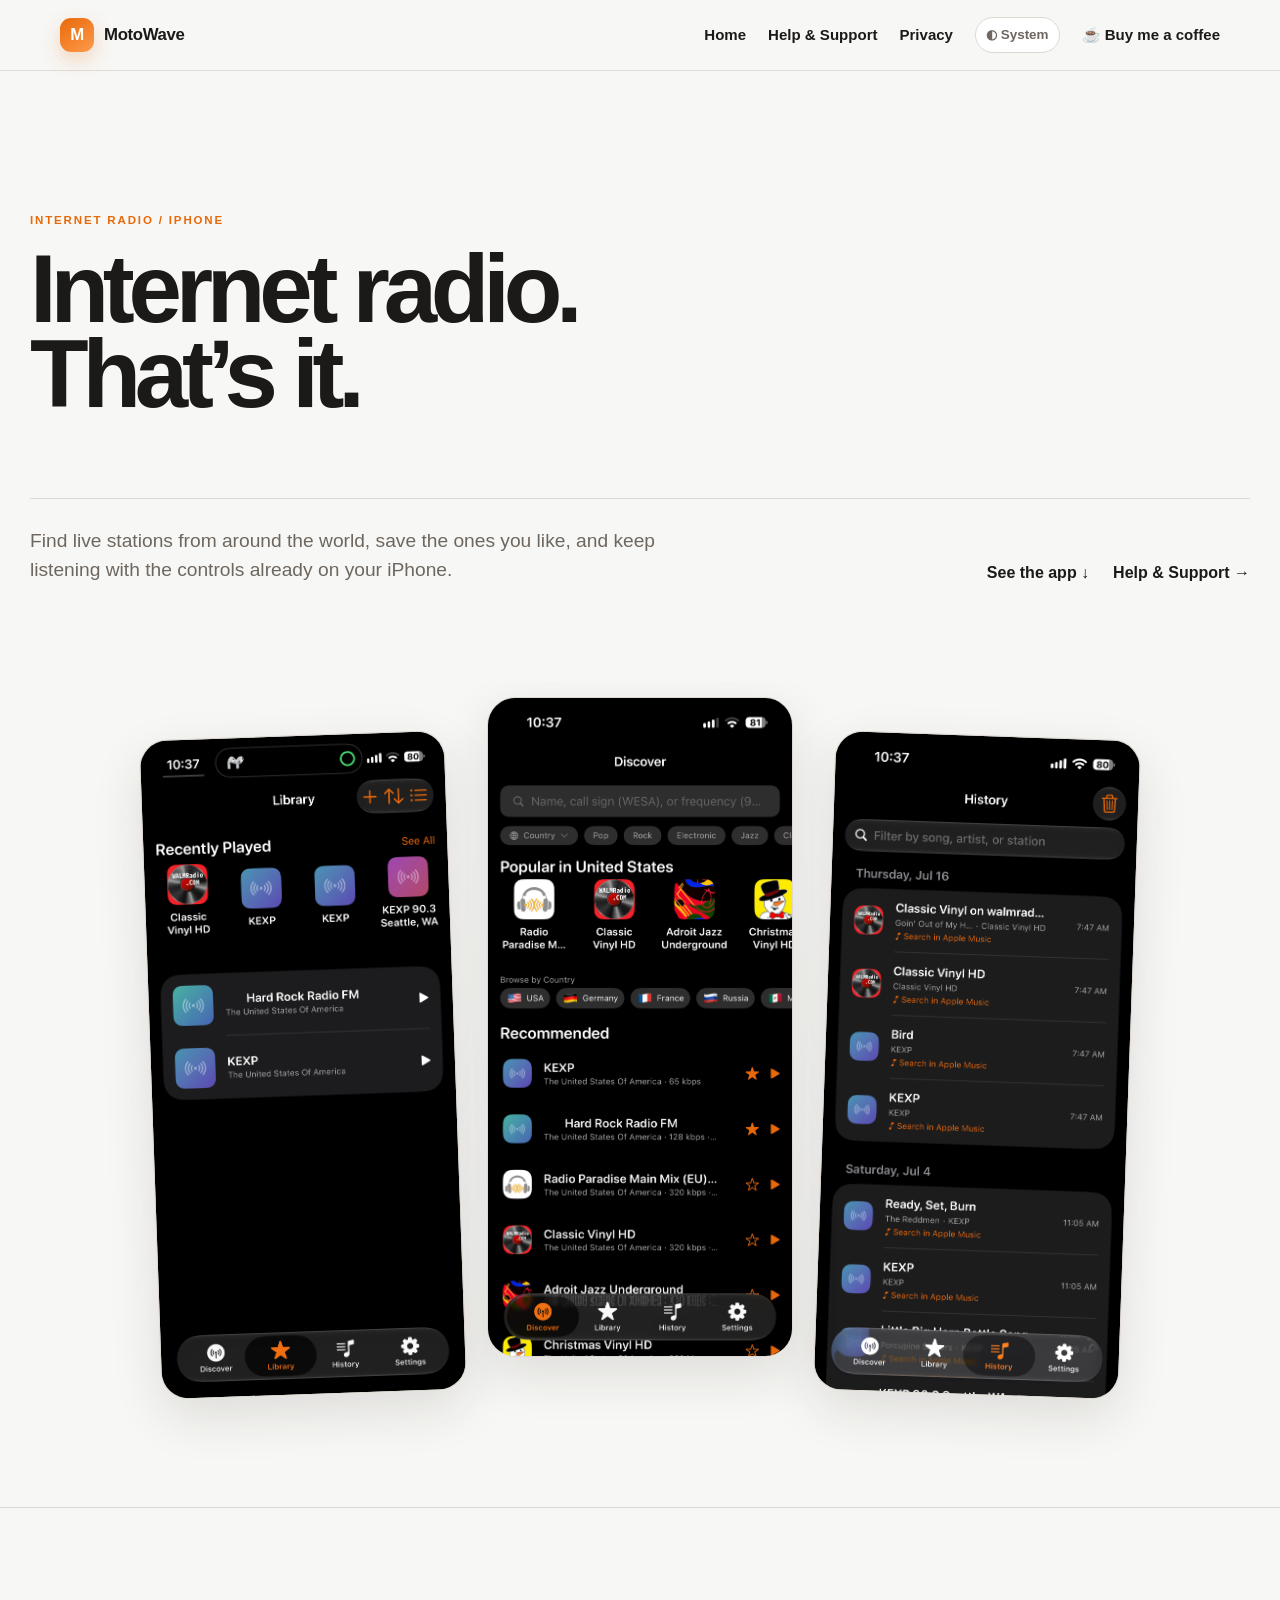
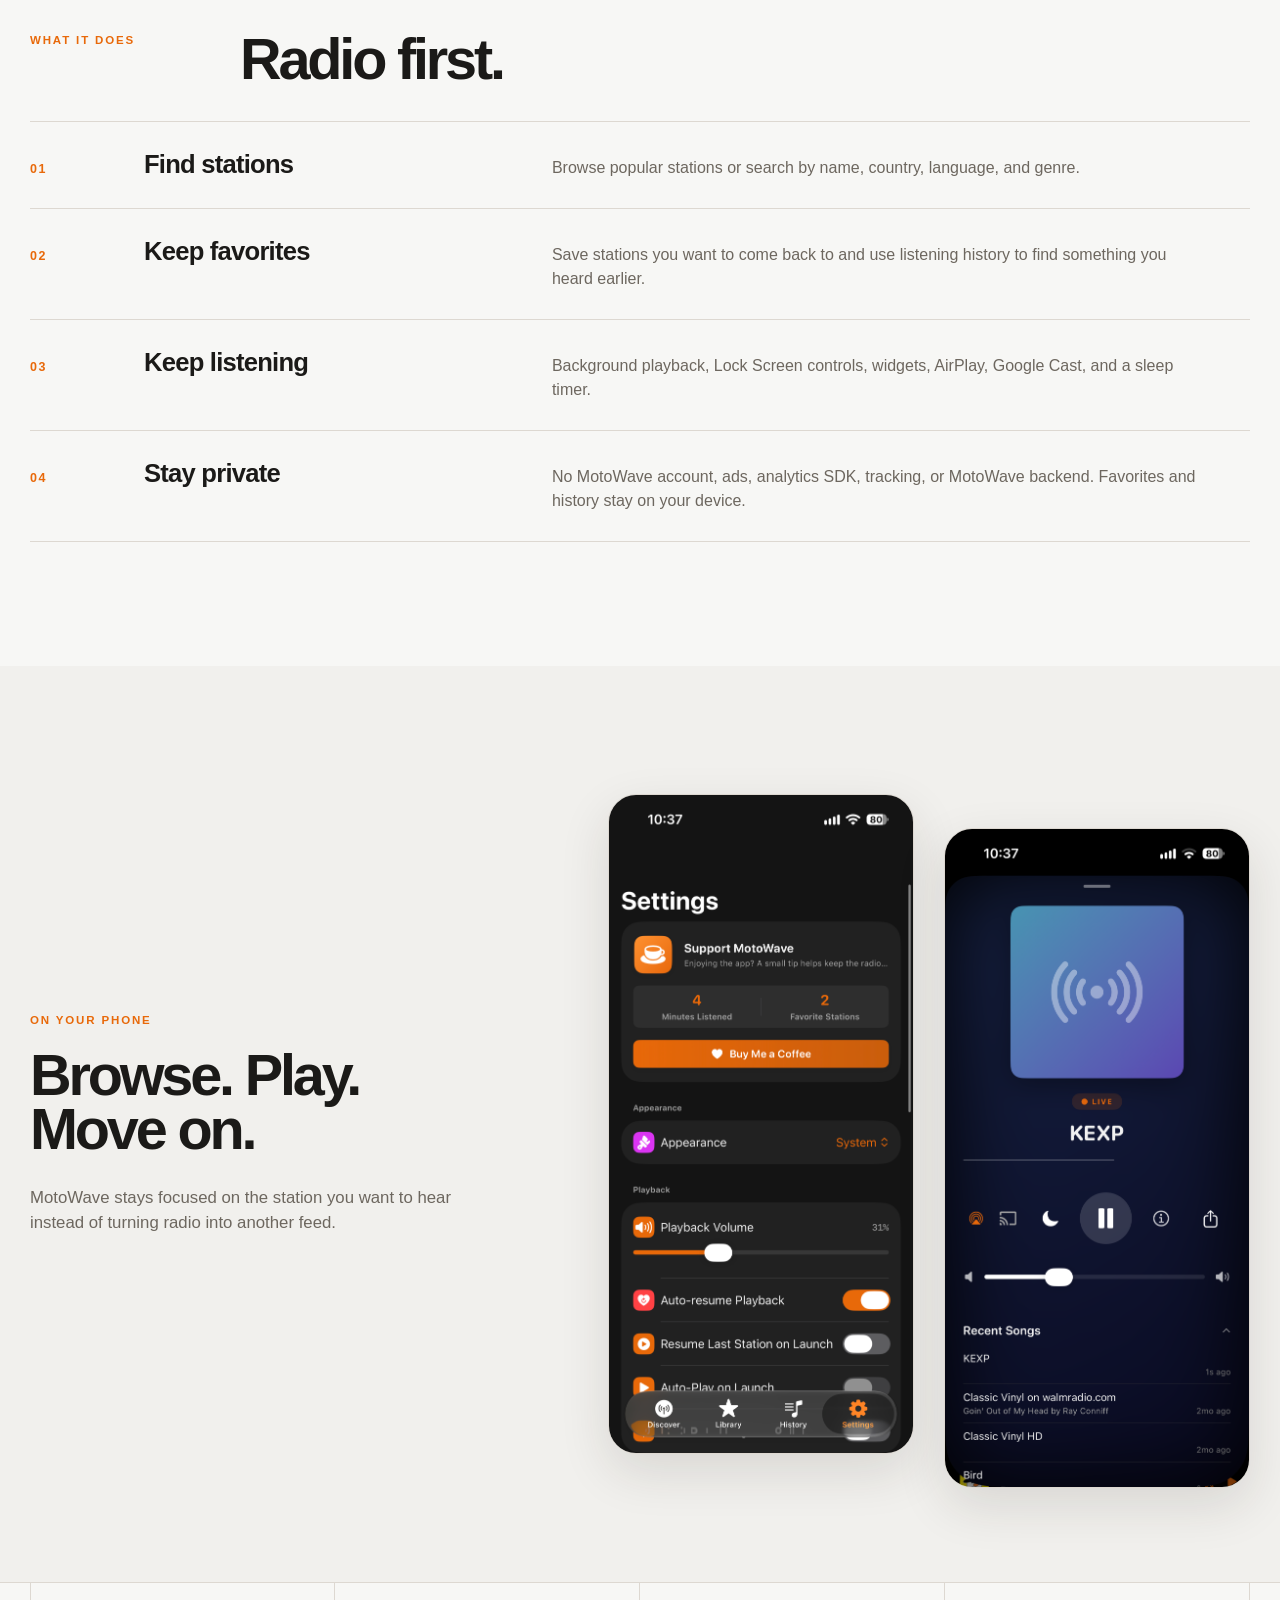
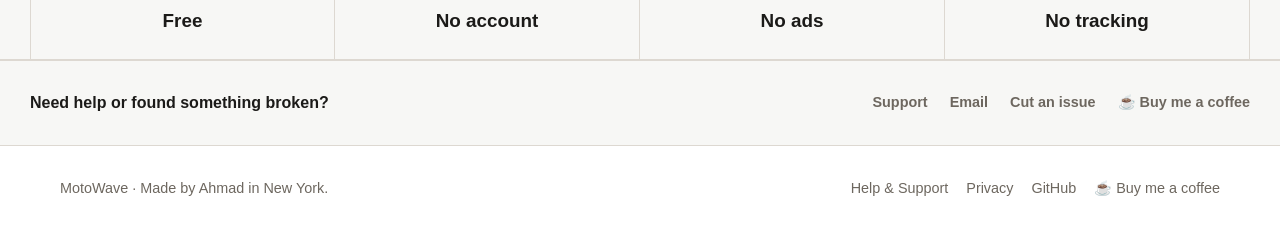
<file: index.html>
<!doctype html>
<html lang="en">
<head>
  <meta charset="utf-8">
  <meta name="viewport" content="width=device-width, initial-scale=1">
  <meta name="description" content="MotoWave is a free iPhone app for discovering and listening to internet radio stations around the world. No account, no ads, no tracking.">
  <meta name="theme-color" content="#11110f">
  <link rel="icon" href="./assets/favicon.png" type="image/png">
  <title>MotoWave — Internet radio for iPhone</title>
  <script>
    (() => {
      try {
        const theme = localStorage.getItem("motowave-theme");
        if (theme === "light" || theme === "dark") document.documentElement.dataset.theme = theme;
      } catch {}
    })();
  </script>
  <link rel="stylesheet" href="./assets/site.css">
  <script defer src="./assets/theme.js"></script>
</head>
<body class="home">
  <a class="skip-link" href="#main">Skip to content</a>

  <header class="site-header">
    <div class="shell nav-wrap">
      <a class="brand" href="./" aria-label="MotoWave home"><span class="brand-mark" aria-hidden="true">M</span><span>MotoWave</span></a>
      <nav class="nav" aria-label="Primary navigation">
        <a href="./" aria-current="page">Home</a>
        <a href="./support/">Help &amp; Support</a>
        <a href="./privacy/">Privacy</a>
        <button class="theme-toggle" type="button" aria-label="Theme: System. Switch to light theme.">◐ System</button>
        <a href="https://buymeacoffee.com/motobear" target="_blank" rel="noopener noreferrer">☕ Buy me a coffee</a>
      </nav>
    </div>
  </header>

  <main id="main">
    <section class="home-hero">
      <div class="home-shell">
        <p class="home-kicker">Internet radio / iPhone</p>
        <h1>Internet radio.<br>That’s it.</h1>
        <div class="home-intro-row">
          <p>Find live stations from around the world, save the ones you like, and keep listening with the controls already on your iPhone.</p>
          <div class="home-links">
            <a href="#screens">See the app ↓</a>
            <a href="./support/">Help &amp; Support →</a>
          </div>
        </div>
      </div>
    </section>

    <section id="screens" class="screen-stage" aria-label="MotoWave app preview">
      <div class="home-shell">
        <div class="screen-stack" role="list" aria-label="MotoWave iPhone screenshots">
          <figure class="screen screen-left" role="listitem">
            <img src="./assets/screenshots/motowave-iphone-02.png" alt="MotoWave station browsing screen" loading="eager">
          </figure>
          <figure class="screen screen-center" role="listitem">
            <img src="./assets/screenshots/motowave-iphone-01.png" alt="MotoWave iPhone app home screen" loading="eager">
          </figure>
          <figure class="screen screen-right" role="listitem">
            <img src="./assets/screenshots/motowave-iphone-03.png" alt="MotoWave radio playback screen" loading="eager">
          </figure>
        </div>
      </div>
    </section>

    <section id="features" class="home-ledger">
      <div class="home-shell">
        <div class="ledger-heading">
          <p class="home-kicker">What it does</p>
          <h2>Radio first.</h2>
        </div>

        <div class="feature-ledger">
          <article>
            <span aria-hidden="true">01</span>
            <h3>Find stations</h3>
            <p>Browse popular stations or search by name, country, language, and genre.</p>
          </article>
          <article>
            <span aria-hidden="true">02</span>
            <h3>Keep favorites</h3>
            <p>Save stations you want to come back to and use listening history to find something you heard earlier.</p>
          </article>
          <article>
            <span aria-hidden="true">03</span>
            <h3>Keep listening</h3>
            <p>Background playback, Lock Screen controls, widgets, AirPlay, Google Cast, and a sleep timer.</p>
          </article>
          <article>
            <span aria-hidden="true">04</span>
            <h3>Stay private</h3>
            <p>No MotoWave account, ads, analytics SDK, tracking, or MotoWave backend. Favorites and history stay on your device.</p>
          </article>
        </div>
      </div>
    </section>

    <section class="listening-section">
      <div class="home-shell listening-grid">
        <div class="listening-copy">
          <p class="home-kicker">On your phone</p>
          <h2>Browse. Play. Move on.</h2>
          <p>MotoWave stays focused on the station you want to hear instead of turning radio into another feed.</p>
        </div>
        <div class="detail-screens" role="list" aria-label="More MotoWave screenshots">
          <figure role="listitem">
            <img src="./assets/screenshots/motowave-iphone-04.png" alt="MotoWave iPhone app screen 4 of 5" loading="lazy">
          </figure>
          <figure role="listitem">
            <img src="./assets/screenshots/motowave-iphone-05.png" alt="MotoWave iPhone app screen 5 of 5" loading="lazy">
          </figure>
        </div>
      </div>
    </section>

    <section class="promise-strip" aria-label="MotoWave principles">
      <div class="home-shell">
        <span>Free</span>
        <span>No account</span>
        <span>No ads</span>
        <span>No tracking</span>
      </div>
    </section>

    <section class="home-end">
      <div class="home-shell end-grid">
        <p>Need help or found something broken?</p>
        <div>
          <a href="./support/">Support</a>
          <a href="mailto:motowave@motobear.dev">Email</a>
          <a href="https://github.com/motogrizzbear/motowave-site/issues/new" target="_blank" rel="noopener noreferrer">Cut an issue</a>
          <a href="https://buymeacoffee.com/motobear" target="_blank" rel="noopener noreferrer">☕ Buy me a coffee</a>
        </div>
      </div>
    </section>
  </main>

  <footer class="site-footer">
    <div class="shell footer-wrap">
      <p>MotoWave · Made by Ahmad in New York.</p>
      <nav aria-label="Footer navigation">
        <a href="./support/">Help &amp; Support</a>
        <a href="./privacy/">Privacy</a>
        <a href="https://github.com/motogrizzbear/motowave-site" target="_blank" rel="noopener noreferrer">GitHub</a>
        <a href="https://buymeacoffee.com/motobear" target="_blank" rel="noopener noreferrer">☕ Buy me a coffee</a>
      </nav>
    </div>
  </footer>
</body>
</html>
</file>
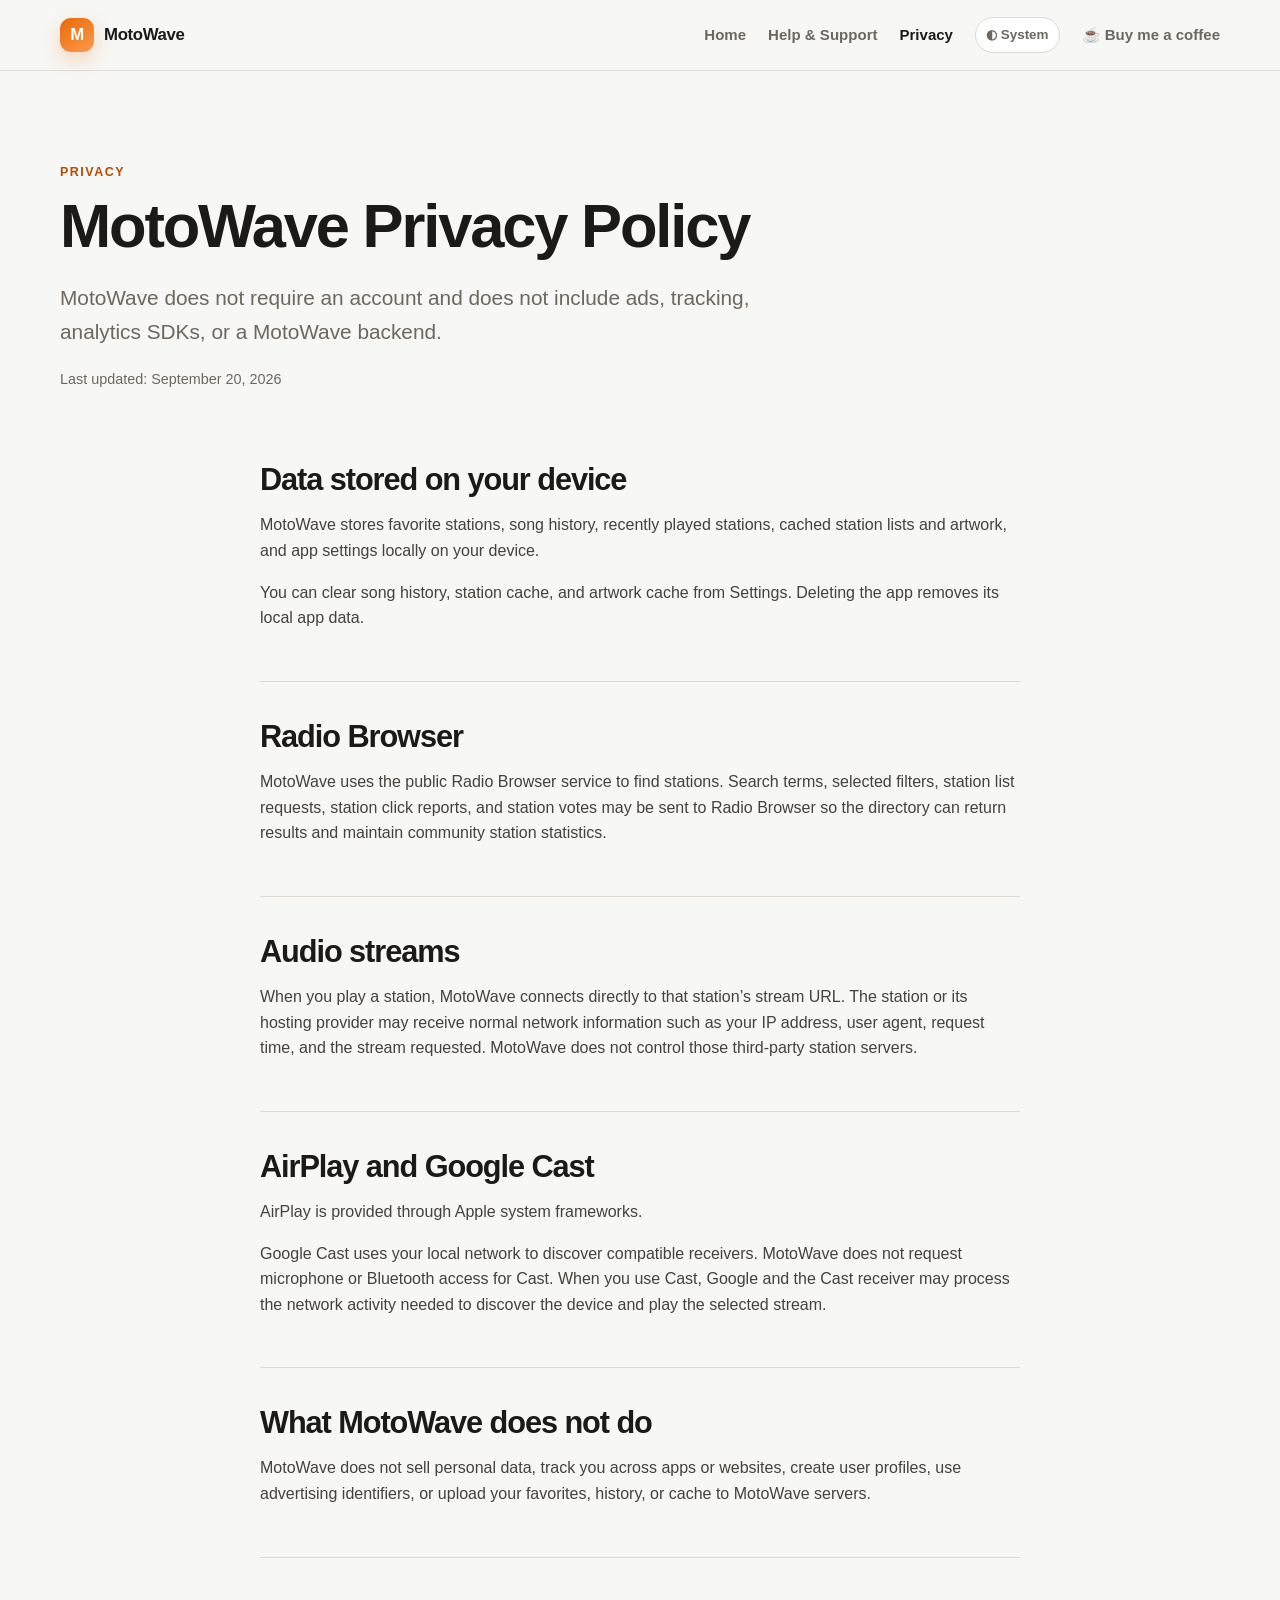
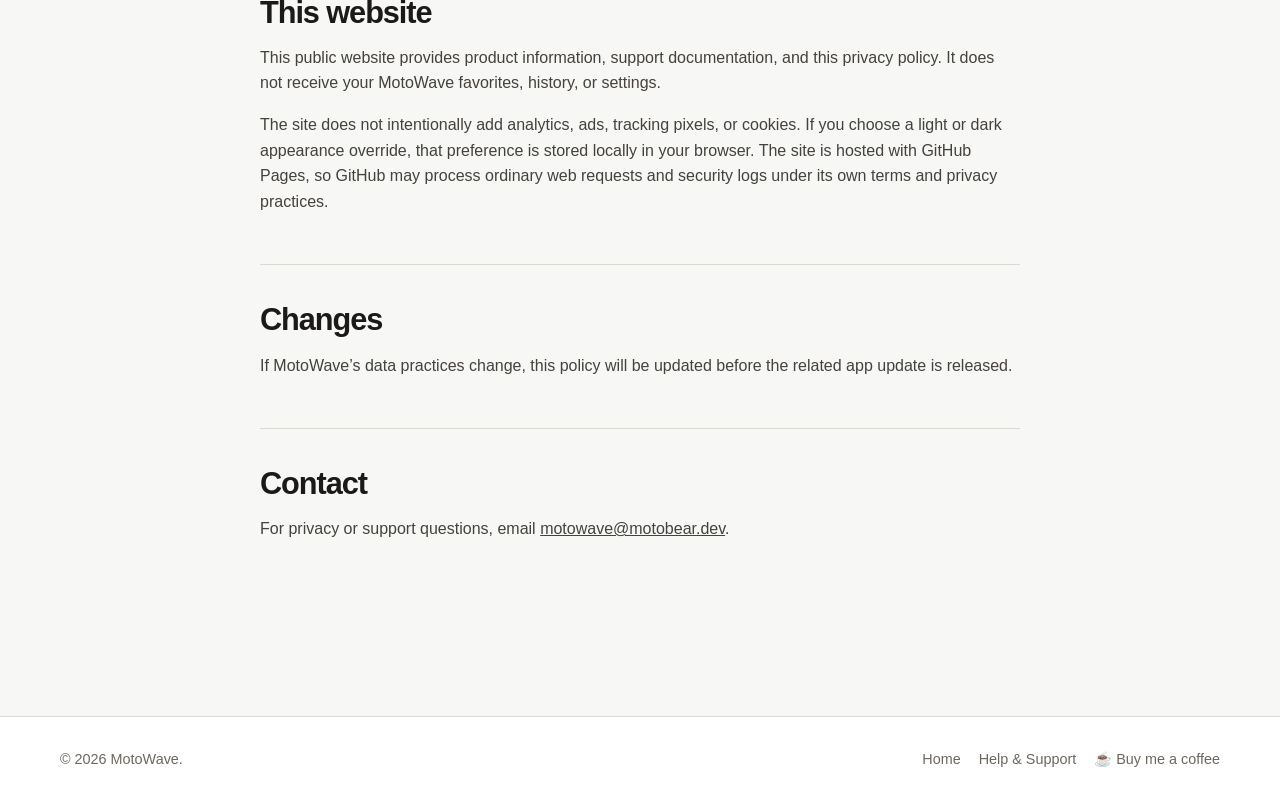
<file: privacy/index.html>
<!doctype html>
<html lang="en">
<head>
  <meta charset="utf-8">
  <meta name="viewport" content="width=device-width, initial-scale=1">
  <meta name="description" content="MotoWave privacy policy. No account, advertising, tracking, analytics SDK, or MotoWave backend.">
  <meta name="theme-color" content="#f7f7f5">
  <link rel="icon" href="../assets/favicon.png" type="image/png">
  <title>Privacy Policy — MotoWave</title>
  <script>
    (() => {
      try {
        const theme = localStorage.getItem("motowave-theme");
        if (theme === "light" || theme === "dark") document.documentElement.dataset.theme = theme;
      } catch {}
    })();
  </script>
  <link rel="stylesheet" href="../assets/site.css">
  <script defer src="../assets/theme.js"></script>
</head>
<body>
  <a class="skip-link" href="#main">Skip to content</a>
  <header class="site-header">
    <div class="shell nav-wrap">
      <a class="brand" href="../" aria-label="MotoWave home"><span class="brand-mark" aria-hidden="true">M</span><span>MotoWave</span></a>
      <nav class="nav" aria-label="Primary navigation">
        <a href="../">Home</a>
        <a href="../support/">Help &amp; Support</a>
        <a href="./" aria-current="page">Privacy</a>
        <button class="theme-toggle" type="button" aria-label="Theme: System. Switch to light theme.">◐ System</button>
        <a href="https://buymeacoffee.com/motobear" target="_blank" rel="noopener noreferrer">☕ Buy me a coffee</a>
      </nav>
    </div>
  </header>

  <main id="main" class="docs-main">
    <section class="docs-hero shell">
      <p class="eyebrow">Privacy</p>
      <h1>MotoWave Privacy Policy</h1>
      <p class="lede">MotoWave does not require an account and does not include ads, tracking, analytics SDKs, or a MotoWave backend.</p>
      <p class="updated">Last updated: September 20, 2026</p>
    </section>

    <article class="policy shell narrow">
      <section>
        <h2>Data stored on your device</h2>
        <p>MotoWave stores favorite stations, song history, recently played stations, cached station lists and artwork, and app settings locally on your device.</p>
        <p>You can clear song history, station cache, and artwork cache from Settings. Deleting the app removes its local app data.</p>
      </section>

      <section>
        <h2>Radio Browser</h2>
        <p>MotoWave uses the public Radio Browser service to find stations. Search terms, selected filters, station list requests, station click reports, and station votes may be sent to Radio Browser so the directory can return results and maintain community station statistics.</p>
      </section>

      <section>
        <h2>Audio streams</h2>
        <p>When you play a station, MotoWave connects directly to that station’s stream URL. The station or its hosting provider may receive normal network information such as your IP address, user agent, request time, and the stream requested. MotoWave does not control those third-party station servers.</p>
      </section>

      <section>
        <h2>AirPlay and Google Cast</h2>
        <p>AirPlay is provided through Apple system frameworks.</p>
        <p>Google Cast uses your local network to discover compatible receivers. MotoWave does not request microphone or Bluetooth access for Cast. When you use Cast, Google and the Cast receiver may process the network activity needed to discover the device and play the selected stream.</p>
      </section>

      <section>
        <h2>What MotoWave does not do</h2>
        <p>MotoWave does not sell personal data, track you across apps or websites, create user profiles, use advertising identifiers, or upload your favorites, history, or cache to MotoWave servers.</p>
      </section>

      <section>
        <h2>This website</h2>
        <p>This public website provides product information, support documentation, and this privacy policy. It does not receive your MotoWave favorites, history, or settings.</p>
        <p>The site does not intentionally add analytics, ads, tracking pixels, or cookies. If you choose a light or dark appearance override, that preference is stored locally in your browser. The site is hosted with GitHub Pages, so GitHub may process ordinary web requests and security logs under its own terms and privacy practices.</p>
      </section>

      <section>
        <h2>Changes</h2>
        <p>If MotoWave’s data practices change, this policy will be updated before the related app update is released.</p>
      </section>

      <section>
        <h2>Contact</h2>
        <p>For privacy or support questions, email <a href="mailto:motowave@motobear.dev">motowave@motobear.dev</a>.</p>
      </section>
    </article>
  </main>

  <footer class="site-footer">
    <div class="shell footer-wrap">
      <p>© 2026 MotoWave.</p>
      <nav aria-label="Footer navigation">
        <a href="../">Home</a>
        <a href="../support/">Help &amp; Support</a>
        <a href="https://buymeacoffee.com/motobear" target="_blank" rel="noopener noreferrer">☕ Buy me a coffee</a>
      </nav>
    </div>
  </footer>
</body>
</html>
</file>
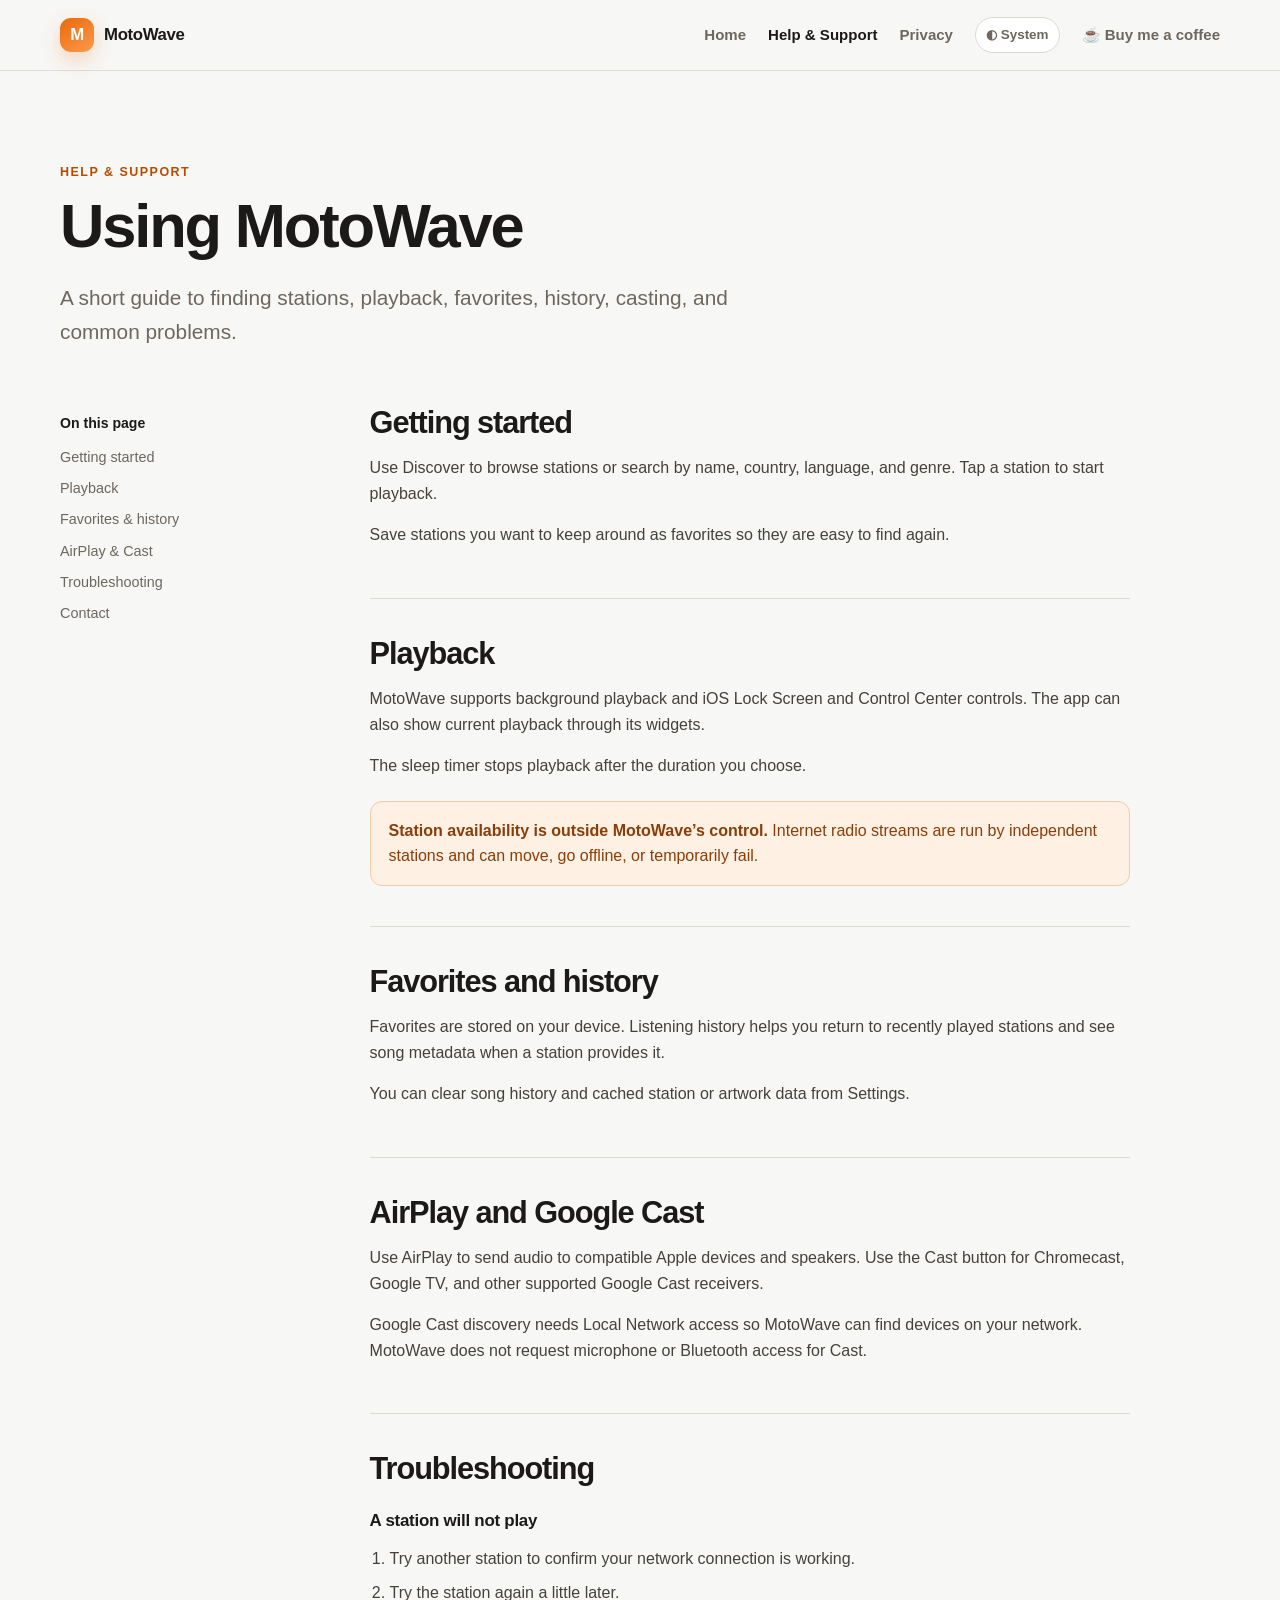
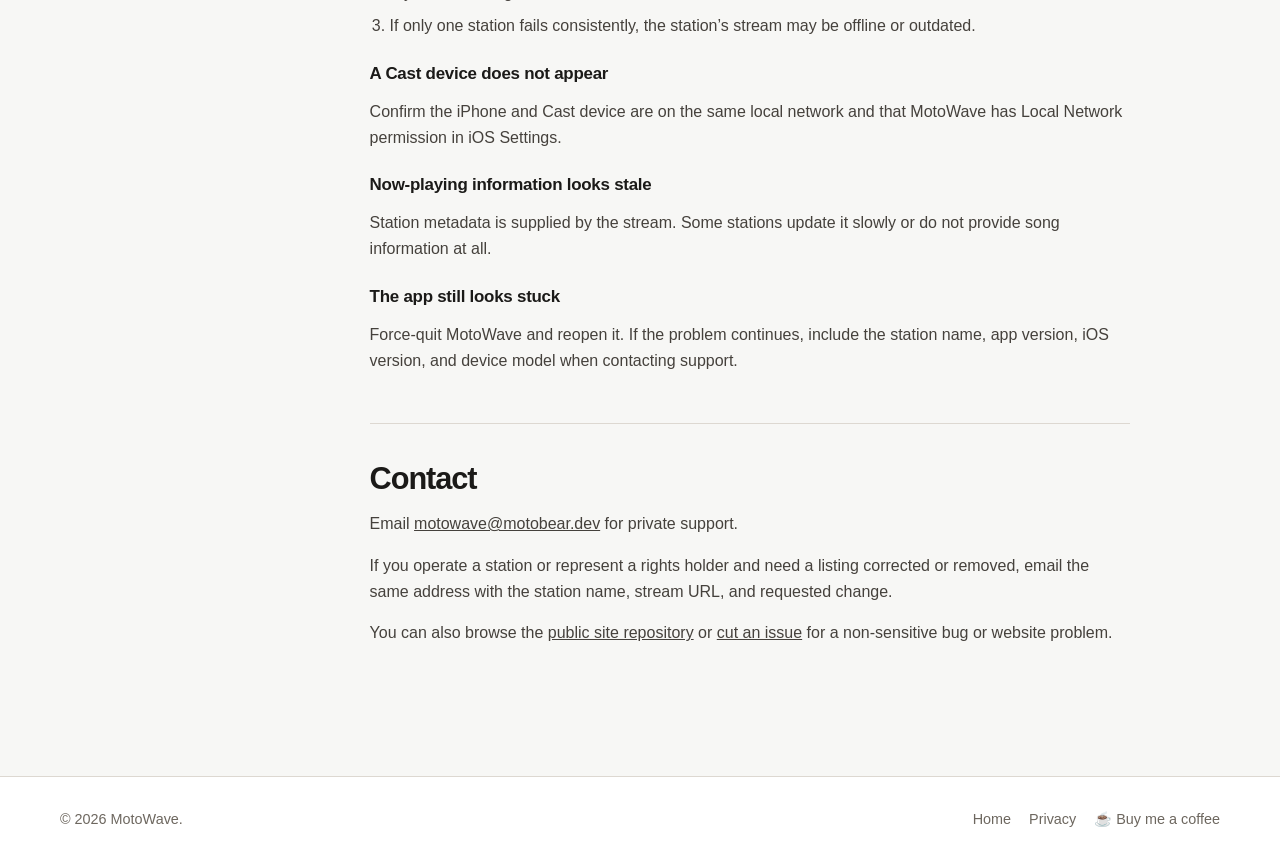
<file: support/index.html>
<!doctype html>
<html lang="en">
<head>
  <meta charset="utf-8">
  <meta name="viewport" content="width=device-width, initial-scale=1">
  <meta name="description" content="Help and support for MotoWave internet radio on iPhone.">
  <meta name="theme-color" content="#f7f7f5">
  <link rel="icon" href="../assets/favicon.png" type="image/png">
  <title>Help & Support — MotoWave</title>
  <script>
    (() => {
      try {
        const theme = localStorage.getItem("motowave-theme");
        if (theme === "light" || theme === "dark") document.documentElement.dataset.theme = theme;
      } catch {}
    })();
  </script>
  <link rel="stylesheet" href="../assets/site.css">
  <script defer src="../assets/theme.js"></script>
</head>
<body>
  <a class="skip-link" href="#main">Skip to content</a>
  <header class="site-header">
    <div class="shell nav-wrap">
      <a class="brand" href="../" aria-label="MotoWave home"><span class="brand-mark" aria-hidden="true">M</span><span>MotoWave</span></a>
      <nav class="nav" aria-label="Primary navigation">
        <a href="../">Home</a>
        <a href="./" aria-current="page">Help &amp; Support</a>
        <a href="../privacy/">Privacy</a>
        <button class="theme-toggle" type="button" aria-label="Theme: System. Switch to light theme.">◐ System</button>
        <a href="https://buymeacoffee.com/motobear" target="_blank" rel="noopener noreferrer">☕ Buy me a coffee</a>
      </nav>
    </div>
  </header>

  <main id="main" class="docs-main">
    <section class="docs-hero shell">
      <p class="eyebrow">Help &amp; Support</p>
      <h1>Using MotoWave</h1>
      <p class="lede">A short guide to finding stations, playback, favorites, history, casting, and common problems.</p>
    </section>

    <div class="docs-layout shell">
      <nav class="docs-toc" aria-label="On this page">
        <strong>On this page</strong>
        <a href="#getting-started">Getting started</a>
        <a href="#playback">Playback</a>
        <a href="#library-history">Favorites &amp; history</a>
        <a href="#airplay-cast">AirPlay &amp; Cast</a>
        <a href="#troubleshooting">Troubleshooting</a>
        <a href="#contact">Contact</a>
      </nav>

      <article class="docs-content">
        <section id="getting-started">
          <h2>Getting started</h2>
          <p>Use Discover to browse stations or search by name, country, language, and genre. Tap a station to start playback.</p>
          <p>Save stations you want to keep around as favorites so they are easy to find again.</p>
        </section>

        <section id="playback">
          <h2>Playback</h2>
          <p>MotoWave supports background playback and iOS Lock Screen and Control Center controls. The app can also show current playback through its widgets.</p>
          <p>The sleep timer stops playback after the duration you choose.</p>
          <div class="note"><strong>Station availability is outside MotoWave’s control.</strong> Internet radio streams are run by independent stations and can move, go offline, or temporarily fail.</div>
        </section>

        <section id="library-history">
          <h2>Favorites and history</h2>
          <p>Favorites are stored on your device. Listening history helps you return to recently played stations and see song metadata when a station provides it.</p>
          <p>You can clear song history and cached station or artwork data from Settings.</p>
        </section>

        <section id="airplay-cast">
          <h2>AirPlay and Google Cast</h2>
          <p>Use AirPlay to send audio to compatible Apple devices and speakers. Use the Cast button for Chromecast, Google TV, and other supported Google Cast receivers.</p>
          <p>Google Cast discovery needs Local Network access so MotoWave can find devices on your network. MotoWave does not request microphone or Bluetooth access for Cast.</p>
        </section>

        <section id="troubleshooting">
          <h2>Troubleshooting</h2>

          <h3>A station will not play</h3>
          <ol>
            <li>Try another station to confirm your network connection is working.</li>
            <li>Try the station again a little later.</li>
            <li>If only one station fails consistently, the station’s stream may be offline or outdated.</li>
          </ol>

          <h3>A Cast device does not appear</h3>
          <p>Confirm the iPhone and Cast device are on the same local network and that MotoWave has Local Network permission in iOS Settings.</p>

          <h3>Now-playing information looks stale</h3>
          <p>Station metadata is supplied by the stream. Some stations update it slowly or do not provide song information at all.</p>

          <h3>The app still looks stuck</h3>
          <p>Force-quit MotoWave and reopen it. If the problem continues, include the station name, app version, iOS version, and device model when contacting support.</p>
        </section>

        <section id="contact">
          <h2>Contact</h2>
          <p>Email <a href="mailto:motowave@motobear.dev">motowave@motobear.dev</a> for private support.</p>
          <p>If you operate a station or represent a rights holder and need a listing corrected or removed, email the same address with the station name, stream URL, and requested change.</p>
          <p>You can also browse the <a href="https://github.com/motogrizzbear/motowave-site" target="_blank" rel="noopener noreferrer">public site repository</a> or <a href="https://github.com/motogrizzbear/motowave-site/issues/new" target="_blank" rel="noopener noreferrer">cut an issue</a> for a non-sensitive bug or website problem.</p>
        </section>
      </article>
    </div>
  </main>

  <footer class="site-footer">
    <div class="shell footer-wrap">
      <p>© 2026 MotoWave.</p>
      <nav aria-label="Footer navigation">
        <a href="../">Home</a>
        <a href="../privacy/">Privacy</a>
        <a href="https://buymeacoffee.com/motobear" target="_blank" rel="noopener noreferrer">☕ Buy me a coffee</a>
      </nav>
    </div>
  </footer>
</body>
</html>
</file>
<file: assets/site.css>
:root {
  color-scheme: light dark;
  --bg: #f7f7f5;
  --surface: #ffffff;
  --surface-soft: #f1f0ed;
  --text: #1b1a18;
  --body-text: #45413c;
  --muted: #6d675f;
  --line: #ddd8d1;
  --accent: #e8690a;
  --accent-strong: #b84b00;
  --accent-soft: #fff0e4;
  --header-bg: rgba(247, 247, 245, 0.9);
  --header-border: rgba(221, 216, 209, 0.85);
  --button-primary-text: #ffffff;
  --button-primary-hover: #38332e;
  --button-secondary-hover: #fcfbf9;
  --button-secondary-hover-line: #c9c1b8;
  --section-soft-end: #f6f4f1;
  --note-border: #f2c8a7;
  --note-text: #8a3d08;
  --screenshot-border: rgba(221, 216, 209, 0.9);
  --focus-ring: rgba(232, 105, 10, 0.45);
  --shadow: 0 18px 50px rgba(40, 31, 24, 0.12);
  --radius-lg: 28px;
  --radius-md: 18px;
  --radius-sm: 12px;
  --shell: 1160px;
}

:root[data-theme="light"] { color-scheme: light; }

:root[data-theme="dark"] {
  color-scheme: dark;
  --bg: #141414;
  --surface: #202020;
  --surface-soft: #181818;
  --text: #f2f1ef;
  --body-text: #d0ccc6;
  --muted: #aaa49c;
  --line: #34312e;
  --accent: #e8690a;
  --accent-strong: #ff9a4c;
  --accent-soft: #382416;
  --header-bg: rgba(20, 20, 20, 0.9);
  --header-border: rgba(52, 49, 46, 0.9);
  --button-primary-text: #151515;
  --button-primary-hover: #e2ddd7;
  --button-secondary-hover: #292725;
  --button-secondary-hover-line: #49443f;
  --section-soft-end: #202020;
  --note-border: #694325;
  --note-text: #ffc18f;
  --screenshot-border: rgba(73, 68, 63, 0.9);
  --focus-ring: rgba(255, 154, 76, 0.55);
  --shadow: 0 18px 50px rgba(0, 0, 0, 0.38);
}

@media (prefers-color-scheme: dark) {
  :root:not([data-theme]) {
    color-scheme: dark;
    --bg: #141414;
    --surface: #202020;
    --surface-soft: #181818;
    --text: #f2f1ef;
    --body-text: #d0ccc6;
    --muted: #aaa49c;
    --line: #34312e;
    --accent: #e8690a;
    --accent-strong: #ff9a4c;
    --accent-soft: #382416;
    --header-bg: rgba(20, 20, 20, 0.9);
    --header-border: rgba(52, 49, 46, 0.9);
    --button-primary-text: #151515;
    --button-primary-hover: #e2ddd7;
    --button-secondary-hover: #292725;
    --button-secondary-hover-line: #49443f;
    --section-soft-end: #202020;
    --note-border: #694325;
    --note-text: #ffc18f;
    --screenshot-border: rgba(73, 68, 63, 0.9);
    --focus-ring: rgba(255, 154, 76, 0.55);
    --shadow: 0 18px 50px rgba(0, 0, 0, 0.38);
  }
}

* { box-sizing: border-box; }
html { scroll-behavior: smooth; }
body {
  margin: 0;
  background: var(--bg);
  color: var(--text);
  font-family: -apple-system, BlinkMacSystemFont, "SF Pro Text", "Segoe UI", sans-serif;
  line-height: 1.6;
  -webkit-font-smoothing: antialiased;
}
img { display: block; max-width: 100%; }
a { color: inherit; }
button, a { -webkit-tap-highlight-color: transparent; }
:focus-visible {
  outline: 3px solid var(--focus-ring);
  outline-offset: 4px;
  border-radius: 6px;
}

.skip-link {
  position: fixed;
  left: 16px;
  top: 12px;
  z-index: 100;
  transform: translateY(-180%);
  background: var(--text);
  color: var(--button-primary-text);
  padding: 10px 14px;
  border-radius: 10px;
  text-decoration: none;
}
.skip-link:focus { transform: translateY(0); }

.shell { width: min(calc(100% - 40px), var(--shell)); margin-inline: auto; }
.narrow { max-width: 760px; }

.site-header {
  position: sticky;
  top: 0;
  z-index: 20;
  background: var(--header-bg);
  backdrop-filter: blur(18px);
  border-bottom: 1px solid var(--header-border);
}
.nav-wrap {
  min-height: 70px;
  display: flex;
  align-items: center;
  justify-content: space-between;
  gap: 24px;
}
.brand {
  display: inline-flex;
  align-items: center;
  gap: 10px;
  font-weight: 760;
  font-size: 1.05rem;
  text-decoration: none;
  letter-spacing: -0.02em;
}
.brand-mark {
  display: grid;
  place-items: center;
  width: 34px;
  height: 34px;
  border-radius: 11px;
  background: linear-gradient(145deg, var(--accent), #ff9a4c);
  color: white;
  box-shadow: 0 8px 20px rgba(232, 105, 10, 0.24);
}
.nav {
  display: flex;
  align-items: center;
  gap: 22px;
  font-size: 0.94rem;
}
.nav a {
  text-decoration: none;
  color: var(--muted);
  font-weight: 600;
}
.nav a:hover,
.nav a[aria-current="page"] { color: var(--text); }

.theme-toggle {
  appearance: none;
  min-height: 36px;
  padding: 6px 10px;
  border: 1px solid var(--line);
  border-radius: 999px;
  background: var(--surface);
  color: var(--muted);
  font: inherit;
  font-size: 0.84rem;
  font-weight: 650;
  line-height: 1;
  cursor: pointer;
}
.theme-toggle:hover {
  color: var(--text);
  background: var(--button-secondary-hover);
  border-color: var(--button-secondary-hover-line);
}

.hero {
  display: grid;
  grid-template-columns: minmax(0, 1.08fr) minmax(300px, 0.72fr);
  gap: clamp(38px, 7vw, 90px);
  align-items: center;
  padding-top: clamp(64px, 9vw, 116px);
  padding-bottom: clamp(70px, 10vw, 124px);
}
.hero-copy { max-width: 700px; }
.eyebrow {
  margin: 0 0 10px;
  color: var(--accent-strong);
  font-size: 0.78rem;
  font-weight: 800;
  letter-spacing: 0.12em;
  text-transform: uppercase;
}
h1, h2, h3 {
  margin-top: 0;
  line-height: 1.08;
  letter-spacing: -0.035em;
}
h1 {
  margin-bottom: 22px;
  font-size: clamp(2.5rem, 5vw, 4.5rem);
  max-width: 13ch;
}
h2 { font-size: clamp(1.8rem, 3.2vw, 2.8rem); }
h3 { font-size: 1.2rem; }
.lede {
  max-width: 62ch;
  margin: 0;
  color: var(--muted);
  font-size: clamp(1.08rem, 2vw, 1.3rem);
}
.cta-row {
  display: flex;
  flex-wrap: wrap;
  gap: 12px;
  margin-top: 30px;
}
.button {
  display: inline-flex;
  align-items: center;
  justify-content: center;
  min-height: 48px;
  padding: 11px 18px;
  border: 1px solid transparent;
  border-radius: 14px;
  text-decoration: none;
  font-weight: 750;
}
.button-primary {
  background: var(--text);
  color: var(--button-primary-text);
  box-shadow: 0 10px 26px rgba(40, 31, 24, 0.15);
}
.button-primary:hover { background: var(--button-primary-hover); }
.button-secondary {
  background: var(--surface);
  border-color: var(--line);
  color: var(--text);
}
.button-secondary:hover {
  background: var(--button-secondary-hover);
  border-color: var(--button-secondary-hover-line);
}

.hero-device {
  position: relative;
  max-width: 360px;
  justify-self: center;
}
.hero-device::before {
  content: "";
  position: absolute;
  inset: 8% -16% 3%;
  z-index: -1;
  border-radius: 50%;
  background: radial-gradient(circle at 50% 45%, rgba(232, 105, 10, 0.22), rgba(232, 105, 10, 0) 68%);
  filter: blur(8px);
}
.hero-device img {
  width: 100%;
  border-radius: 34px;
  box-shadow: var(--shadow);
}

.section { padding-block: clamp(64px, 9vw, 108px); }
.section-soft {
  background: linear-gradient(180deg, var(--surface-soft), var(--section-soft-end));
  border-block: 1px solid var(--line);
}
.section-heading { max-width: 760px; margin-bottom: 40px; }
.section-heading.compact { margin-bottom: 28px; }
.section-heading h2 { margin-bottom: 14px; }
.section-heading p:not(.eyebrow) { color: var(--muted); margin: 0; font-size: 1.08rem; }

.feature-grid {
  display: grid;
  grid-template-columns: repeat(2, minmax(0, 1fr));
  gap: 16px;
}
.feature-card {
  min-height: 215px;
  padding: 26px;
  background: var(--surface);
  border: 1px solid var(--line);
  border-radius: var(--radius-md);
}
.feature-card h3 { margin: 20px 0 10px; }
.feature-card p { margin: 0; color: var(--muted); }
.feature-number {
  display: inline-flex;
  color: var(--accent-strong);
  font-size: 0.8rem;
  font-weight: 800;
  letter-spacing: 0.08em;
}

.split {
  display: grid;
  grid-template-columns: minmax(0, 1fr) minmax(0, 0.85fr);
  gap: clamp(32px, 8vw, 100px);
  align-items: start;
}
.split h2 { margin-bottom: 0; max-width: 13ch; }
.prose-short { color: var(--muted); font-size: 1.05rem; }
.prose-short h3 { color: var(--text); margin: 28px 0 8px; }
.prose-short h3:first-child { margin-top: 0; }
.prose-short p { margin-top: 0; }

.screenshot-grid {
  display: grid;
  grid-template-columns: repeat(5, minmax(190px, 1fr));
  gap: 18px;
  overflow-x: auto;
  padding: 8px 4px 28px;
  scroll-snap-type: x proximity;
}
.screenshot-grid figure {
  margin: 0;
  min-width: 210px;
  scroll-snap-align: start;
}
.screenshot-grid img {
  width: 100%;
  border-radius: 26px;
  border: 1px solid var(--screenshot-border);
  box-shadow: 0 16px 38px rgba(40, 31, 24, 0.12);
}

.callout {
  display: flex;
  align-items: center;
  justify-content: space-between;
  gap: 28px;
  padding: clamp(28px, 5vw, 50px);
  background: var(--surface);
  border: 1px solid var(--line);
  border-radius: var(--radius-lg);
}
.callout h2 { margin-bottom: 10px; font-size: clamp(1.8rem, 4vw, 3rem); }
.callout p:not(.eyebrow) { max-width: 58ch; margin: 0; color: var(--muted); }
.callout .button { flex: 0 0 auto; }

.docs-main { padding-bottom: 80px; }
.docs-hero {
  padding-top: clamp(58px, 8vw, 92px);
  padding-bottom: 48px;
}
.docs-hero h1 { max-width: none; font-size: clamp(2.4rem, 4.8vw, 4rem); }
.updated { margin-top: 20px; color: var(--muted); font-size: 0.9rem; }

.docs-layout {
  display: grid;
  grid-template-columns: 220px minmax(0, 760px);
  gap: clamp(42px, 7vw, 92px);
  align-items: start;
}
.docs-toc {
  position: sticky;
  top: 96px;
  display: grid;
  gap: 8px;
  padding: 16px 0;
}
.docs-toc strong { margin-bottom: 4px; font-size: 0.88rem; }
.docs-toc a {
  color: var(--muted);
  font-size: 0.9rem;
  text-decoration: none;
}
.docs-toc a:hover { color: var(--accent-strong); }

.docs-content section,
.policy section {
  padding-block: 10px 34px;
  scroll-margin-top: 96px;
}
.docs-content section + section,
.policy section + section {
  border-top: 1px solid var(--line);
  padding-top: 38px;
}
.docs-content h2,
.policy h2 {
  font-size: clamp(1.5rem, 2.4vw, 2rem);
  margin-bottom: 16px;
}
.docs-content h3 { margin: 26px 0 8px; font-size: 1.06rem; letter-spacing: -0.015em; }
.docs-content p,
.docs-content li,
.policy p,
.policy li { color: var(--body-text); }
.docs-content ul,
.docs-content ol,
.policy ul { padding-left: 1.25rem; }
.docs-content li + li,
.policy li + li { margin-top: 8px; }

.note {
  margin: 22px 0 6px;
  padding: 16px 18px;
  background: var(--accent-soft);
  border: 1px solid var(--note-border);
  border-radius: var(--radius-sm);
  color: var(--note-text);
}
.policy { padding-bottom: 44px; }

.site-footer {
  border-top: 1px solid var(--line);
  background: var(--surface);
}
.footer-wrap {
  min-height: 86px;
  display: flex;
  align-items: center;
  justify-content: space-between;
  gap: 20px;
  color: var(--muted);
  font-size: 0.9rem;
}
.footer-wrap p { margin: 0; }
.footer-wrap nav { display: flex; flex-wrap: wrap; gap: 18px; }
.footer-wrap a { text-decoration: none; }
.footer-wrap a:hover { color: var(--text); }

.error-page {
  min-height: 100vh;
  display: grid;
  place-items: center;
  padding: 40px 20px;
}
.error-card {
  width: min(100%, 620px);
  padding: 40px;
  text-align: center;
  background: var(--surface);
  border: 1px solid var(--line);
  border-radius: var(--radius-lg);
  box-shadow: var(--shadow);
}
.error-card h1 { max-width: none; font-size: clamp(3rem, 8vw, 6rem); margin-bottom: 10px; }
.error-card p { color: var(--muted); margin-bottom: 24px; }
.error-theme-toggle { margin-top: 14px; }

@media (max-width: 900px) {
  .hero { grid-template-columns: 1fr; }
  .hero-device { max-width: 310px; }
  .split { grid-template-columns: 1fr; }
  .split h2 { max-width: 18ch; }
  .docs-layout { grid-template-columns: 1fr; }
  .docs-toc {
    position: static;
    grid-template-columns: repeat(2, minmax(0, 1fr));
    padding: 18px;
    background: var(--surface);
    border: 1px solid var(--line);
    border-radius: var(--radius-md);
  }
  .docs-toc strong { grid-column: 1 / -1; }
}

@media (max-width: 680px) {
  .shell { width: min(calc(100% - 28px), var(--shell)); }
  .site-header { position: static; }
  .nav-wrap { min-height: auto; padding-block: 15px; align-items: flex-start; }
  .nav { gap: 12px 16px; flex-wrap: wrap; justify-content: flex-end; font-size: 0.86rem; }
  .hero { padding-top: 52px; }
  h1 { font-size: clamp(2.65rem, 13vw, 4rem); }
  .feature-grid { grid-template-columns: 1fr; }
  .feature-card { min-height: 0; }
  .callout { align-items: flex-start; flex-direction: column; }
  .callout .button { width: 100%; }
  .docs-toc { grid-template-columns: 1fr; }
  .footer-wrap { align-items: flex-start; flex-direction: column; justify-content: center; padding-block: 24px; }
}

@media (prefers-reduced-motion: reduce) {
  html { scroll-behavior: auto; }
  *, *::before, *::after {
    animation-duration: 0.01ms !important;
    animation-iteration-count: 1 !important;
    transition-duration: 0.01ms !important;
  }
}

/* -------------------------------------------------------------------------- */
/* MotoWave home — intentionally distinct from the utility/document pages.    */
/* -------------------------------------------------------------------------- */

.home {
  --home-bg: var(--bg);
  --home-surface: var(--surface-soft);
  --home-text: var(--text);
  --home-muted: var(--muted);
  --home-line: var(--line);
  --home-accent: var(--accent);
  margin: 0;
  background: var(--home-bg);
  color: var(--home-text);
  font-family: -apple-system, BlinkMacSystemFont, "SF Pro Display", "SF Pro Text", "Segoe UI", sans-serif;
  line-height: 1.5;
}

.home a { color: inherit; }
.home .skip-link {
  background: var(--home-text);
  color: var(--home-bg);
}

.home-shell {
  width: min(calc(100% - 48px), 1220px);
  margin-inline: auto;
}

.home-header {
  position: relative;
  z-index: 5;
  border-bottom: 1px solid var(--home-line);
  background: var(--home-bg);
}

.home-nav {
  min-height: 76px;
  display: flex;
  align-items: center;
  justify-content: space-between;
  gap: 28px;
}

.home-brand {
  font-size: 1.05rem;
  font-weight: 800;
  letter-spacing: -0.03em;
  text-decoration: none;
}

.home-nav nav,
.home-footer nav {
  display: flex;
  align-items: center;
  flex-wrap: wrap;
  gap: 20px;
}

.home-nav nav a,
.home-footer a,
.home-end a {
  color: var(--home-muted);
  font-size: 0.9rem;
  font-weight: 650;
  text-decoration: none;
}

.home-nav nav a:hover,
.home-footer a:hover,
.home-end a:hover,
.home-links a:hover,
.home-origin a:hover {
  color: var(--home-text);
}

.home-hero {
  padding: clamp(72px, 11vw, 150px) 0 clamp(56px, 8vw, 96px);
}

.home-kicker {
  margin: 0 0 18px;
  color: var(--home-accent);
  font-size: 0.72rem;
  font-weight: 800;
  letter-spacing: 0.16em;
  text-transform: uppercase;
}

.home-hero h1 {
  max-width: none;
  margin: 0;
  font-size: clamp(3rem, 7.5vw, 6.4rem);
  line-height: 0.88;
  letter-spacing: -0.065em;
  font-weight: 820;
}

.home-intro-row {
  display: grid;
  grid-template-columns: minmax(0, 1fr) auto;
  gap: 48px;
  align-items: end;
  margin-top: clamp(42px, 7vw, 82px);
  padding-top: 28px;
  border-top: 1px solid var(--home-line);
}

.home-intro-row > p {
  max-width: 650px;
  margin: 0;
  color: var(--home-muted);
  font-size: clamp(1.02rem, 1.6vw, 1.2rem);
}

.home-links {
  display: flex;
  flex-wrap: wrap;
  justify-content: flex-end;
  gap: 14px 24px;
}

.home-links a {
  color: var(--home-text);
  font-weight: 750;
  text-decoration: none;
}

.screen-stage {
  overflow: hidden;
  padding: 16px 0 clamp(90px, 12vw, 150px);
}

.screen-stack {
  display: grid;
  grid-template-columns: repeat(3, minmax(0, 1fr));
  align-items: end;
  gap: clamp(10px, 2.4vw, 32px);
  max-width: 980px;
  margin-inline: auto;
}

.screen {
  margin: 0;
  min-width: 0;
}

.screen img,
.detail-screens img {
  width: 100%;
  border: 1px solid var(--home-line);
  border-radius: 28px;
  box-shadow: var(--shadow);
}

.screen-left {
  transform: translateY(38px) rotate(-2deg);
}

.screen-center {
  position: relative;
  z-index: 2;
}

.screen-right {
  transform: translateY(38px) rotate(2deg);
}

.home-ledger,
.home-origin,
.home-end {
  border-top: 1px solid var(--home-line);
}

.home-ledger {
  padding: clamp(76px, 10vw, 124px) 0;
}

.ledger-heading {
  display: grid;
  grid-template-columns: 180px minmax(0, 1fr);
  gap: 30px;
  align-items: start;
  margin-bottom: 34px;
}

.ledger-heading h2,
.listening-copy h2,
.home-origin h2 {
  margin: 0;
  color: var(--home-text);
  font-size: clamp(2.2rem, 4.5vw, 3.8rem);
  line-height: 0.95;
  letter-spacing: -0.055em;
}

.feature-ledger {
  border-bottom: 1px solid var(--home-line);
}

.feature-ledger article {
  display: grid;
  grid-template-columns: 90px minmax(180px, 0.55fr) minmax(260px, 1fr);
  gap: 24px;
  align-items: baseline;
  padding: 28px 0;
  border-top: 1px solid var(--home-line);
}

.feature-ledger span {
  color: var(--home-accent);
  font-size: 0.78rem;
  font-weight: 800;
  letter-spacing: 0.12em;
}

.feature-ledger h3 {
  margin: 0;
  color: var(--home-text);
  font-size: clamp(1.25rem, 2vw, 1.7rem);
  line-height: 1.1;
  letter-spacing: -0.03em;
}

.feature-ledger p {
  max-width: 650px;
  margin: 0;
  color: var(--home-muted);
}

.listening-section {
  padding: clamp(76px, 10vw, 128px) 0;
  background: var(--home-surface);
}

.listening-grid {
  display: grid;
  grid-template-columns: minmax(260px, 0.72fr) minmax(0, 1fr);
  gap: clamp(48px, 9vw, 118px);
  align-items: center;
}

.listening-copy p:last-child {
  max-width: 470px;
  margin: 28px 0 0;
  color: var(--home-muted);
  font-size: 1.05rem;
}

.detail-screens {
  display: grid;
  grid-template-columns: repeat(2, minmax(0, 1fr));
  gap: clamp(14px, 3vw, 30px);
  align-items: end;
}

.detail-screens figure { margin: 0; }
.detail-screens figure:last-child { transform: translateY(34px); }

.promise-strip {
  border-top: 1px solid var(--home-line);
  border-bottom: 1px solid var(--home-line);
}

.promise-strip .home-shell {
  display: grid;
  grid-template-columns: repeat(4, minmax(0, 1fr));
}

.promise-strip span {
  padding: 24px 18px;
  color: var(--home-text);
  font-size: clamp(0.95rem, 1.8vw, 1.18rem);
  font-weight: 750;
  text-align: center;
  border-right: 1px solid var(--home-line);
}

.promise-strip span:first-child { border-left: 1px solid var(--home-line); }

.home-origin {
  padding: clamp(76px, 10vw, 120px) 0;
}

.origin-grid {
  display: grid;
  grid-template-columns: minmax(260px, 0.8fr) minmax(0, 1fr);
  gap: clamp(48px, 9vw, 118px);
}

.origin-copy {
  max-width: 680px;
  color: var(--home-muted);
  font-size: 1.04rem;
}

.origin-copy p { margin: 0 0 18px; }
.origin-copy a {
  color: var(--home-text);
  text-underline-offset: 4px;
}

.home-end {
  padding: 30px 0;
}

.end-grid {
  display: flex;
  align-items: center;
  justify-content: space-between;
  gap: 32px;
}

.end-grid > p {
  margin: 0;
  color: var(--home-text);
  font-weight: 700;
}

.end-grid > div {
  display: flex;
  flex-wrap: wrap;
  justify-content: flex-end;
  gap: 14px 22px;
}

.home-footer {
  border-top: 1px solid var(--home-line);
  padding: 30px 0 42px;
  color: var(--home-muted);
}

.home-footer .home-shell {
  display: flex;
  align-items: center;
  justify-content: space-between;
  gap: 24px;
}

.home-footer p {
  margin: 0;
  font-size: 0.88rem;
}

@media (max-width: 820px) {
  .home-intro-row,
  .ledger-heading,
  .listening-grid,
  .origin-grid {
    grid-template-columns: 1fr;
  }

  .home-links { justify-content: flex-start; }

  .feature-ledger article {
    grid-template-columns: 54px minmax(180px, 0.55fr) minmax(220px, 1fr);
  }

  .listening-copy { max-width: 620px; }
}

@media (max-width: 620px) {
  .home-shell {
    width: min(calc(100% - 28px), 1220px);
  }

  .home-nav {
    min-height: auto;
    padding: 18px 0;
    align-items: flex-start;
  }

  .home-nav nav {
    justify-content: flex-end;
    gap: 10px 14px;
  }

  .home-hero {
    padding-top: 62px;
  }

  .home-hero h1 {
    font-size: clamp(3rem, 15vw, 4.8rem);
  }

  .screen-stack {
    width: 165%;
    margin-left: -32%;
    gap: 12px;
  }

  .screen-left,
  .screen-right {
    transform: translateY(24px);
  }

  .screen img,
  .detail-screens img {
    border-radius: 22px;
  }

  .feature-ledger article {
    grid-template-columns: 38px minmax(0, 1fr);
    gap: 12px 16px;
    padding: 24px 0;
  }

  .feature-ledger article p {
    grid-column: 2;
  }

  .detail-screens {
    gap: 12px;
  }

  .detail-screens figure:last-child {
    transform: translateY(20px);
  }

  .promise-strip .home-shell {
    grid-template-columns: repeat(2, minmax(0, 1fr));
  }

  .promise-strip span:nth-child(2) {
    border-right: 1px solid var(--home-line);
  }

  .promise-strip span:nth-child(-n + 2) {
    border-bottom: 1px solid var(--home-line);
  }

  .end-grid,
  .home-footer .home-shell {
    align-items: flex-start;
    flex-direction: column;
  }

  .end-grid > div { justify-content: flex-start; }
}
</file>
